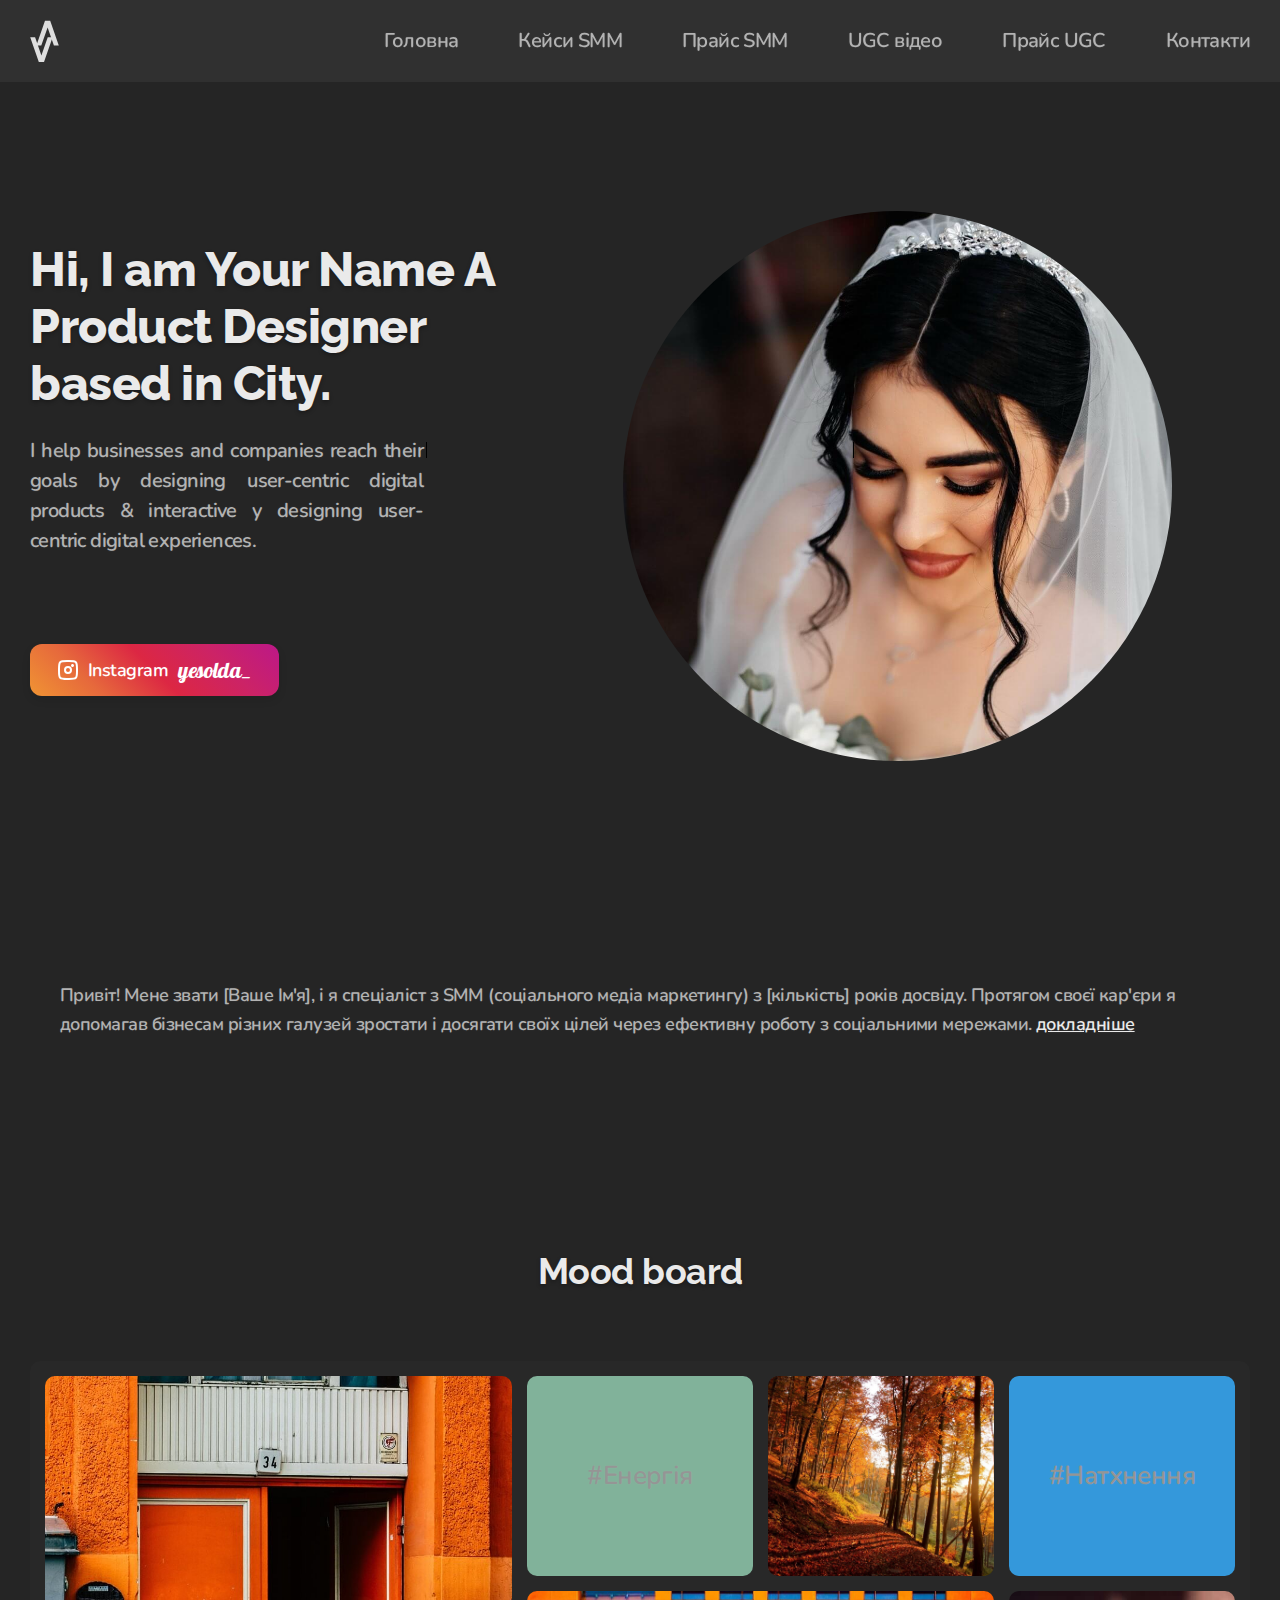
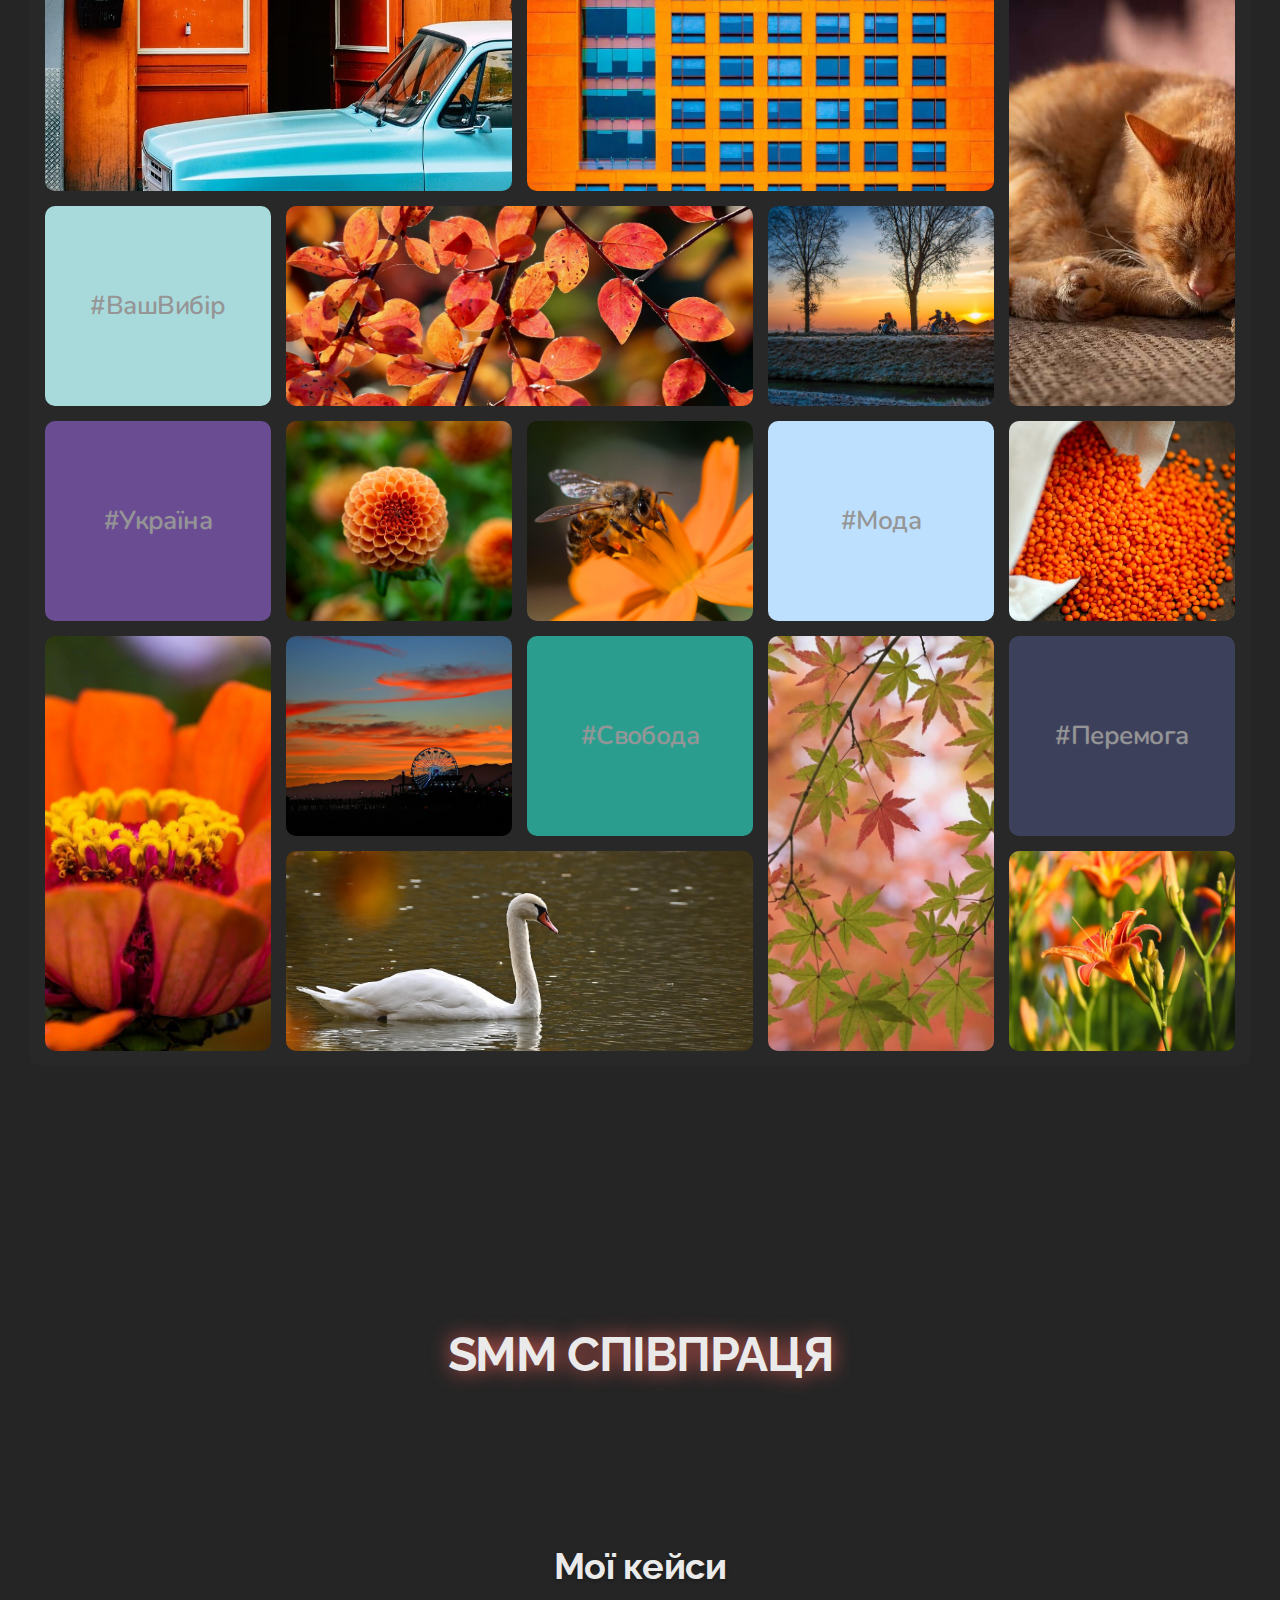
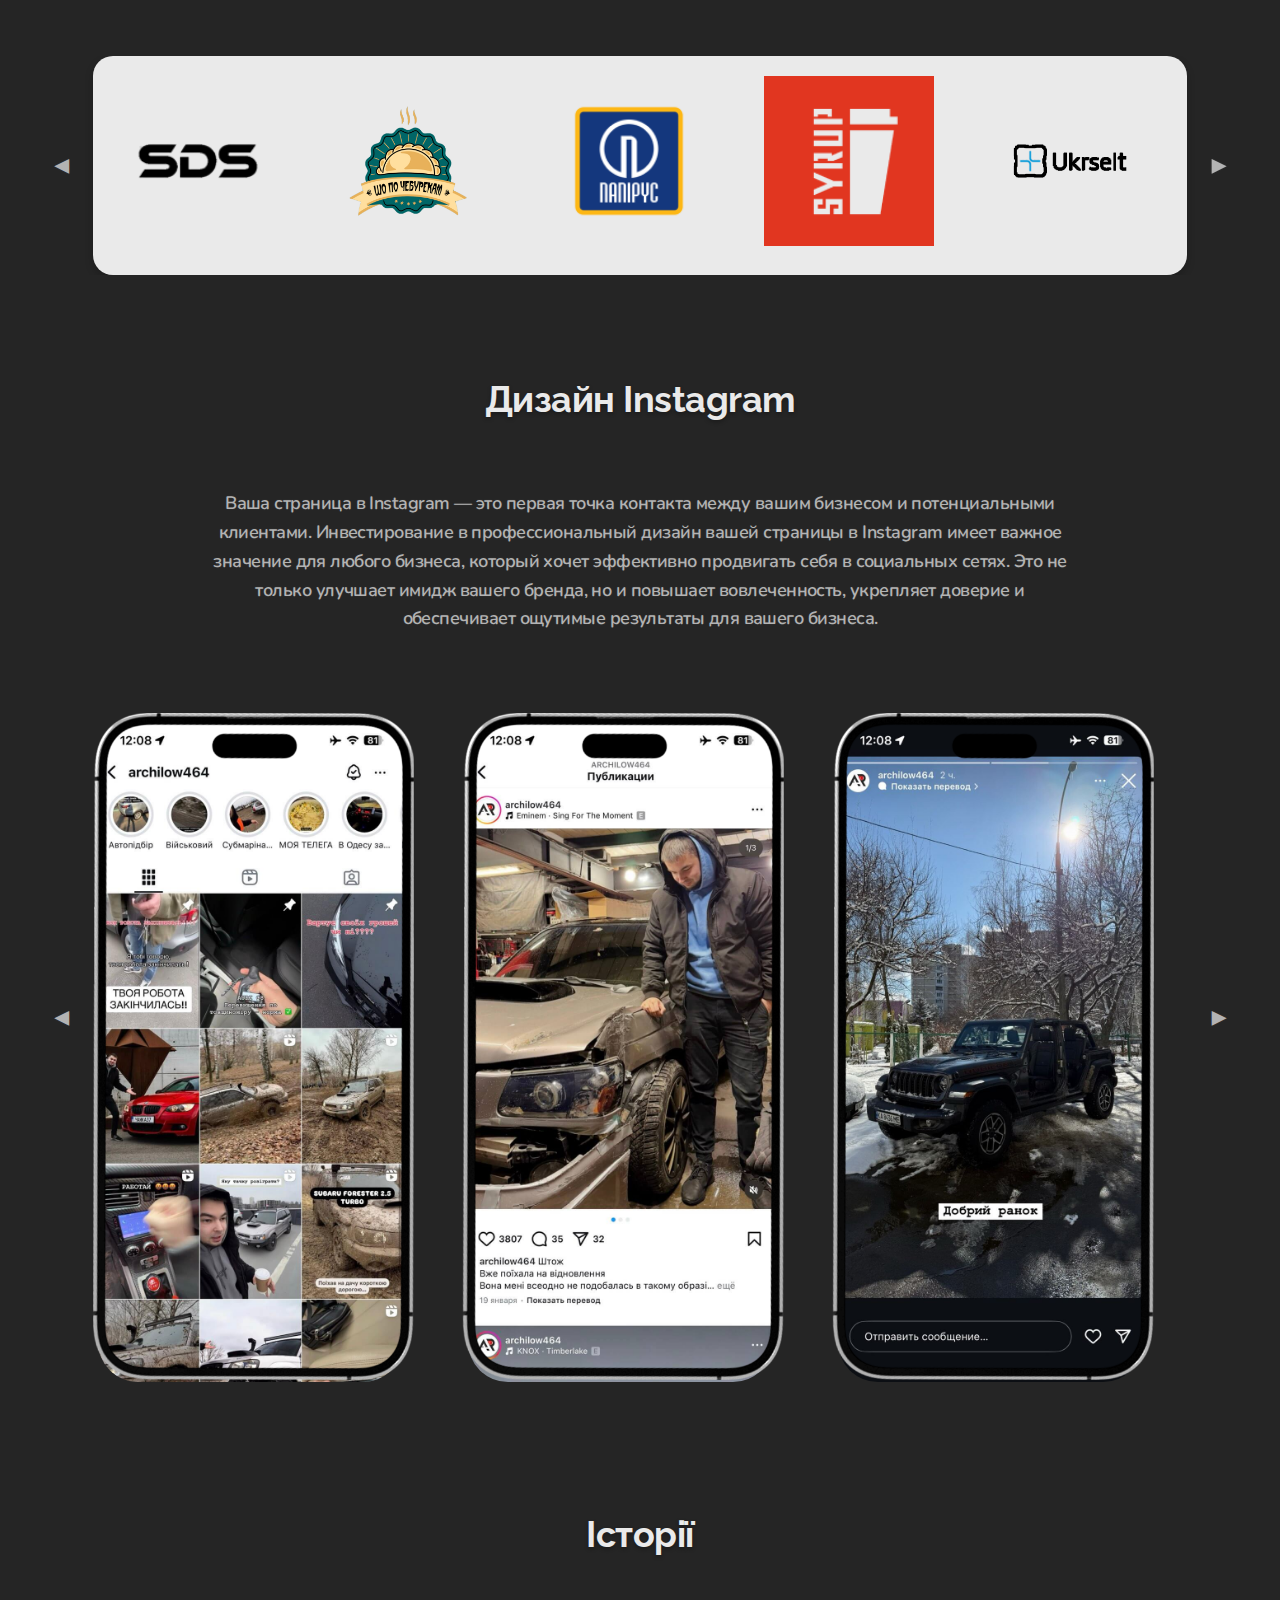
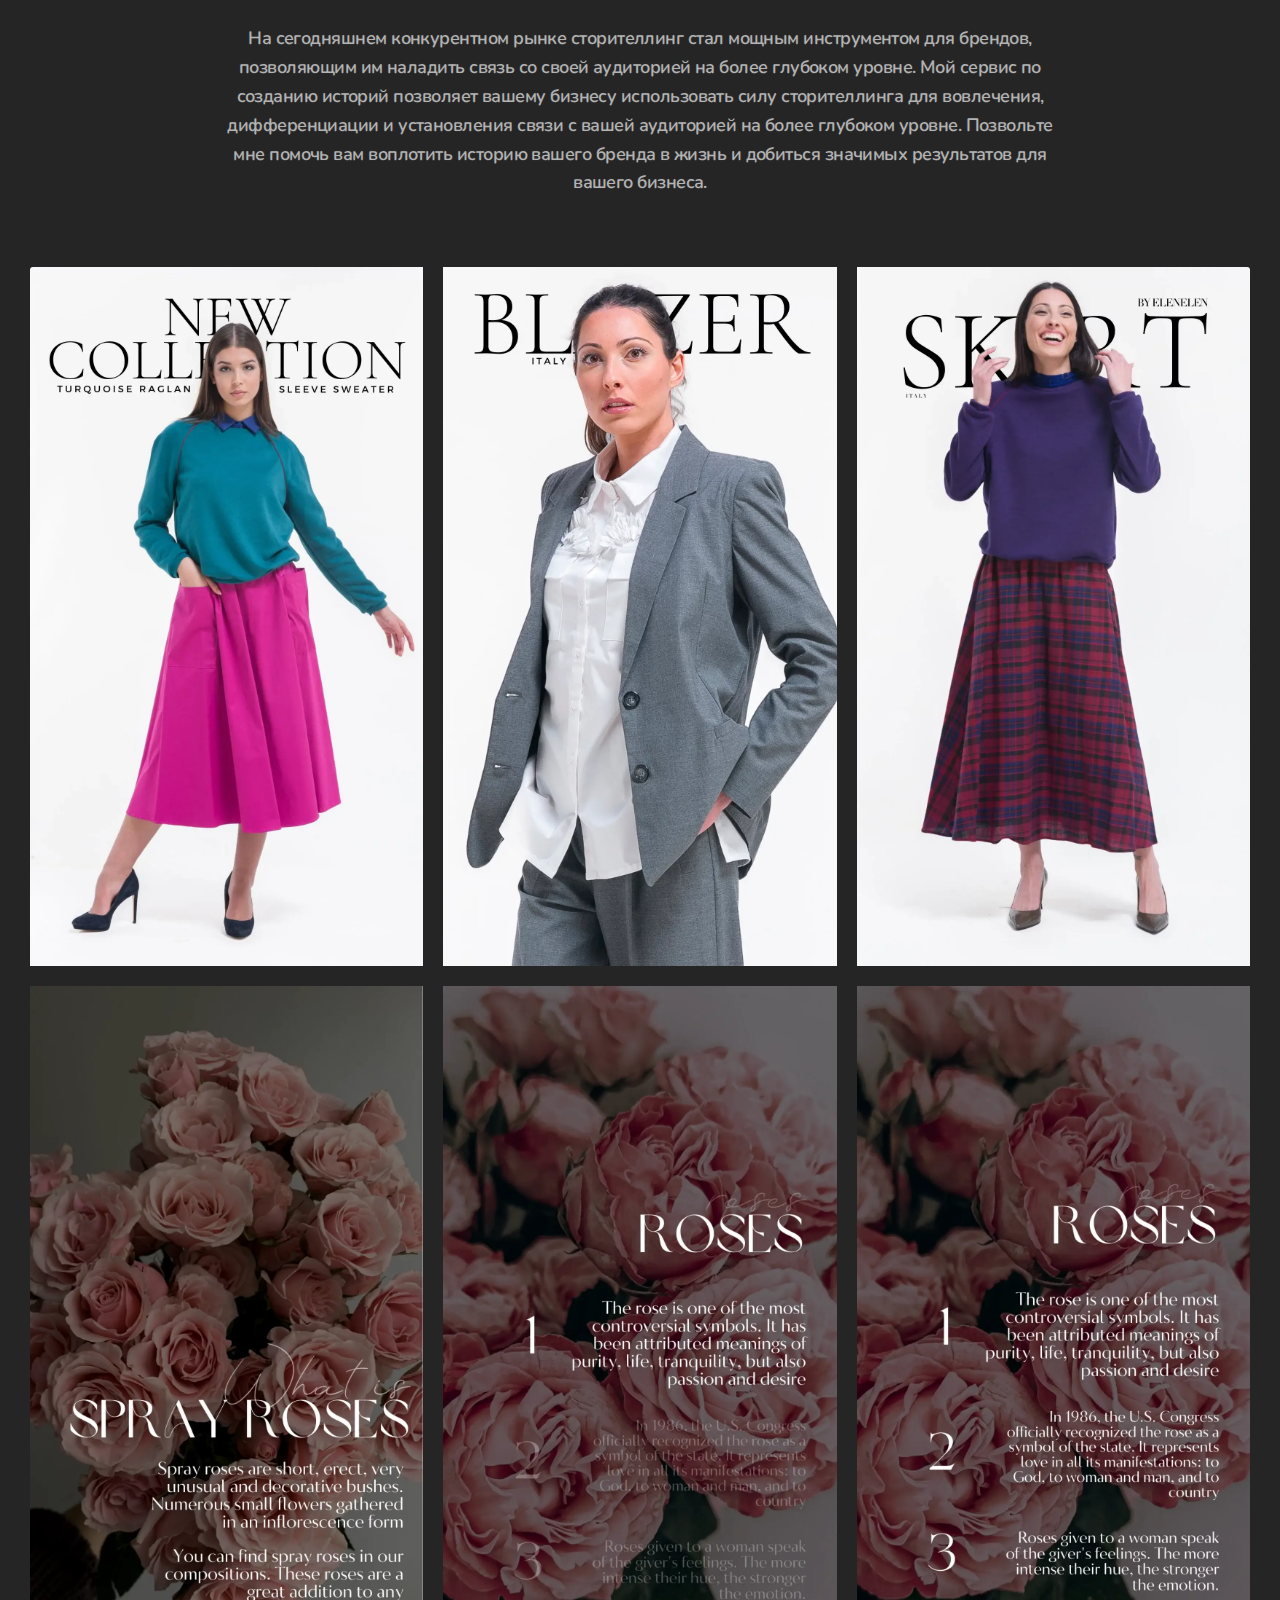
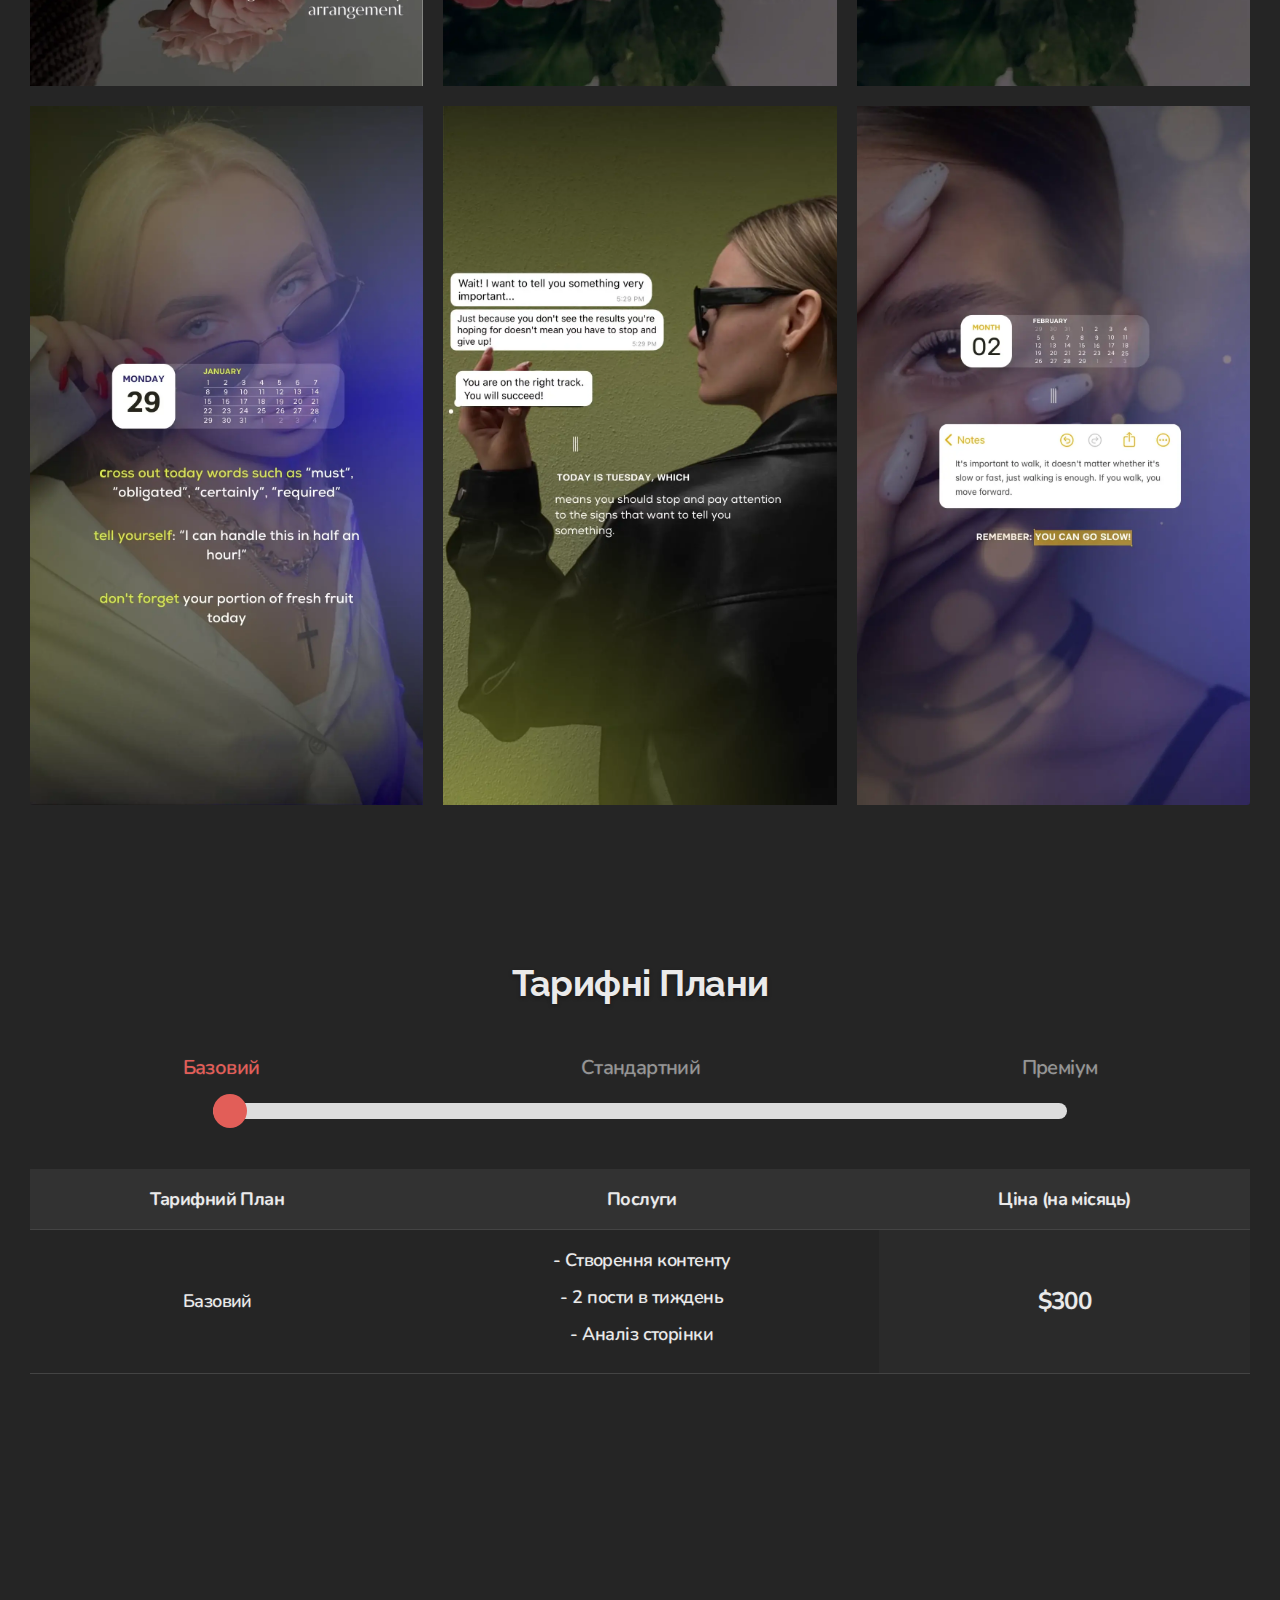
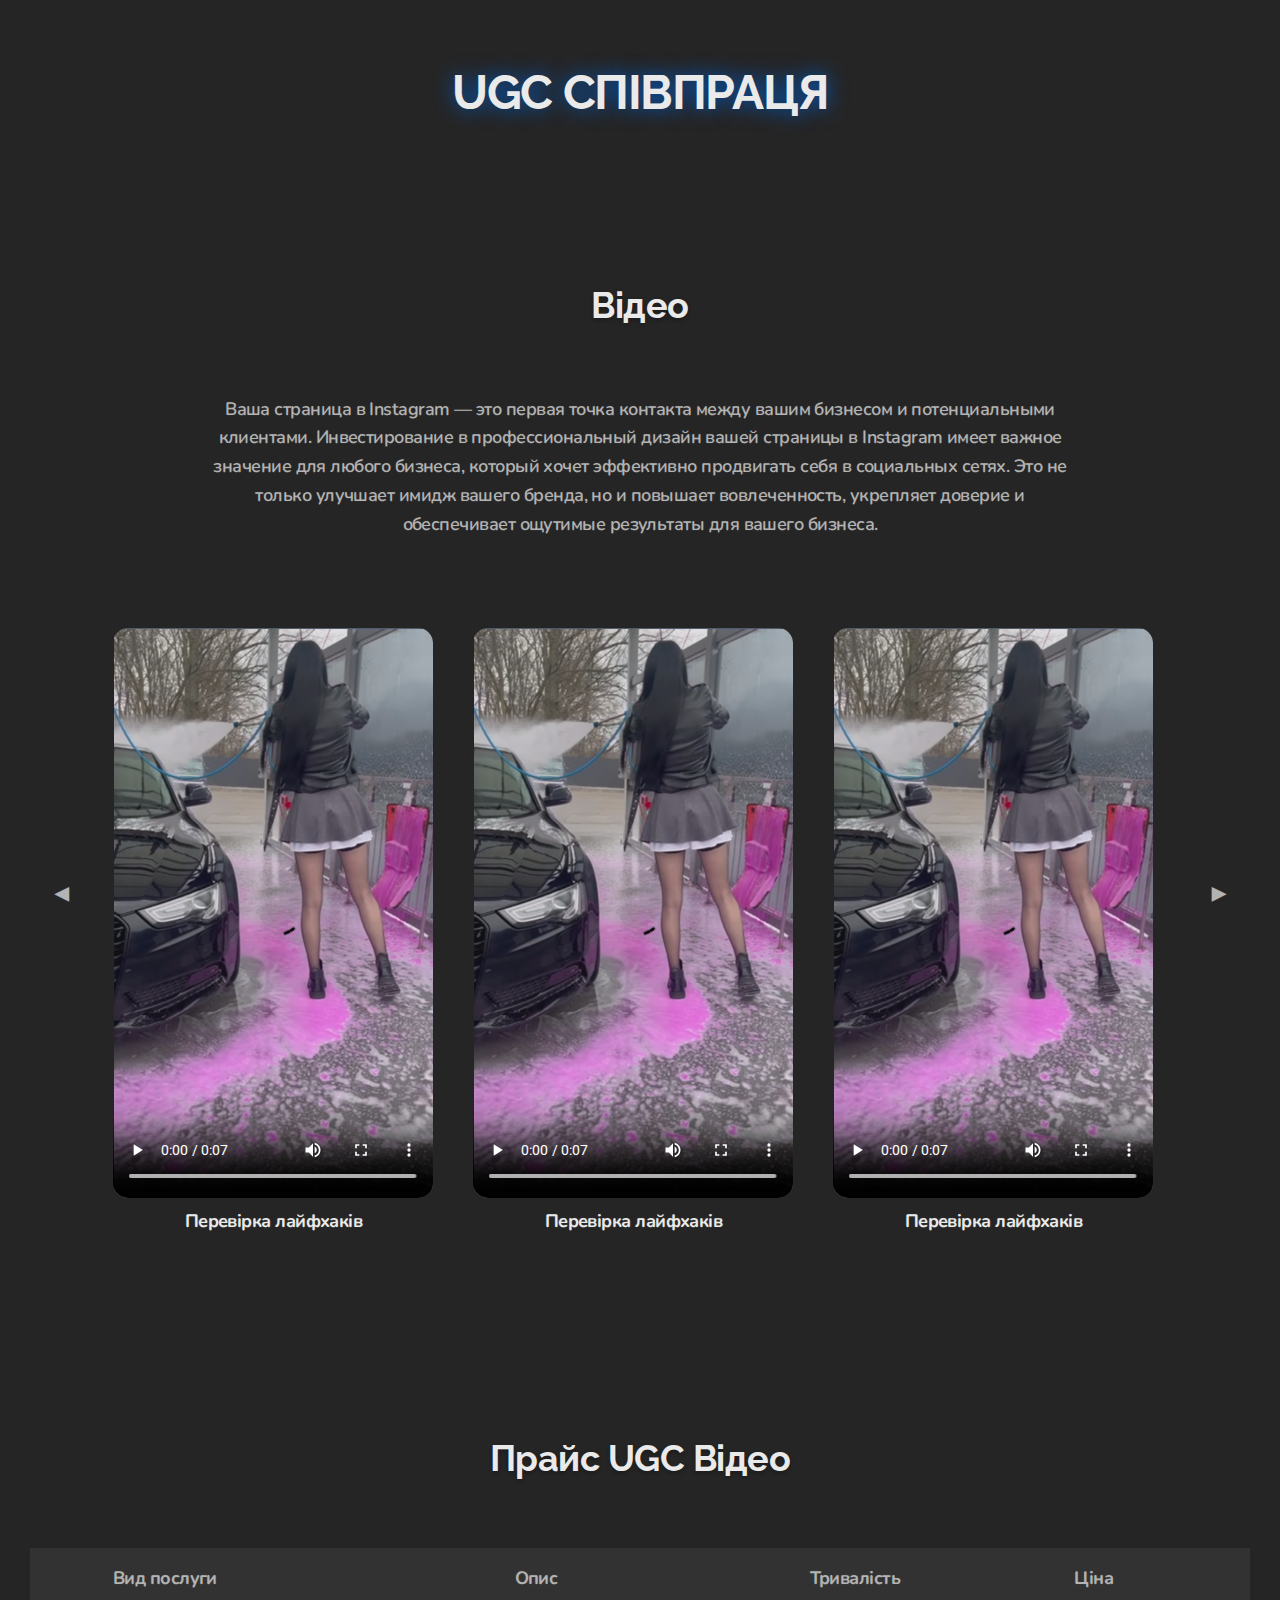
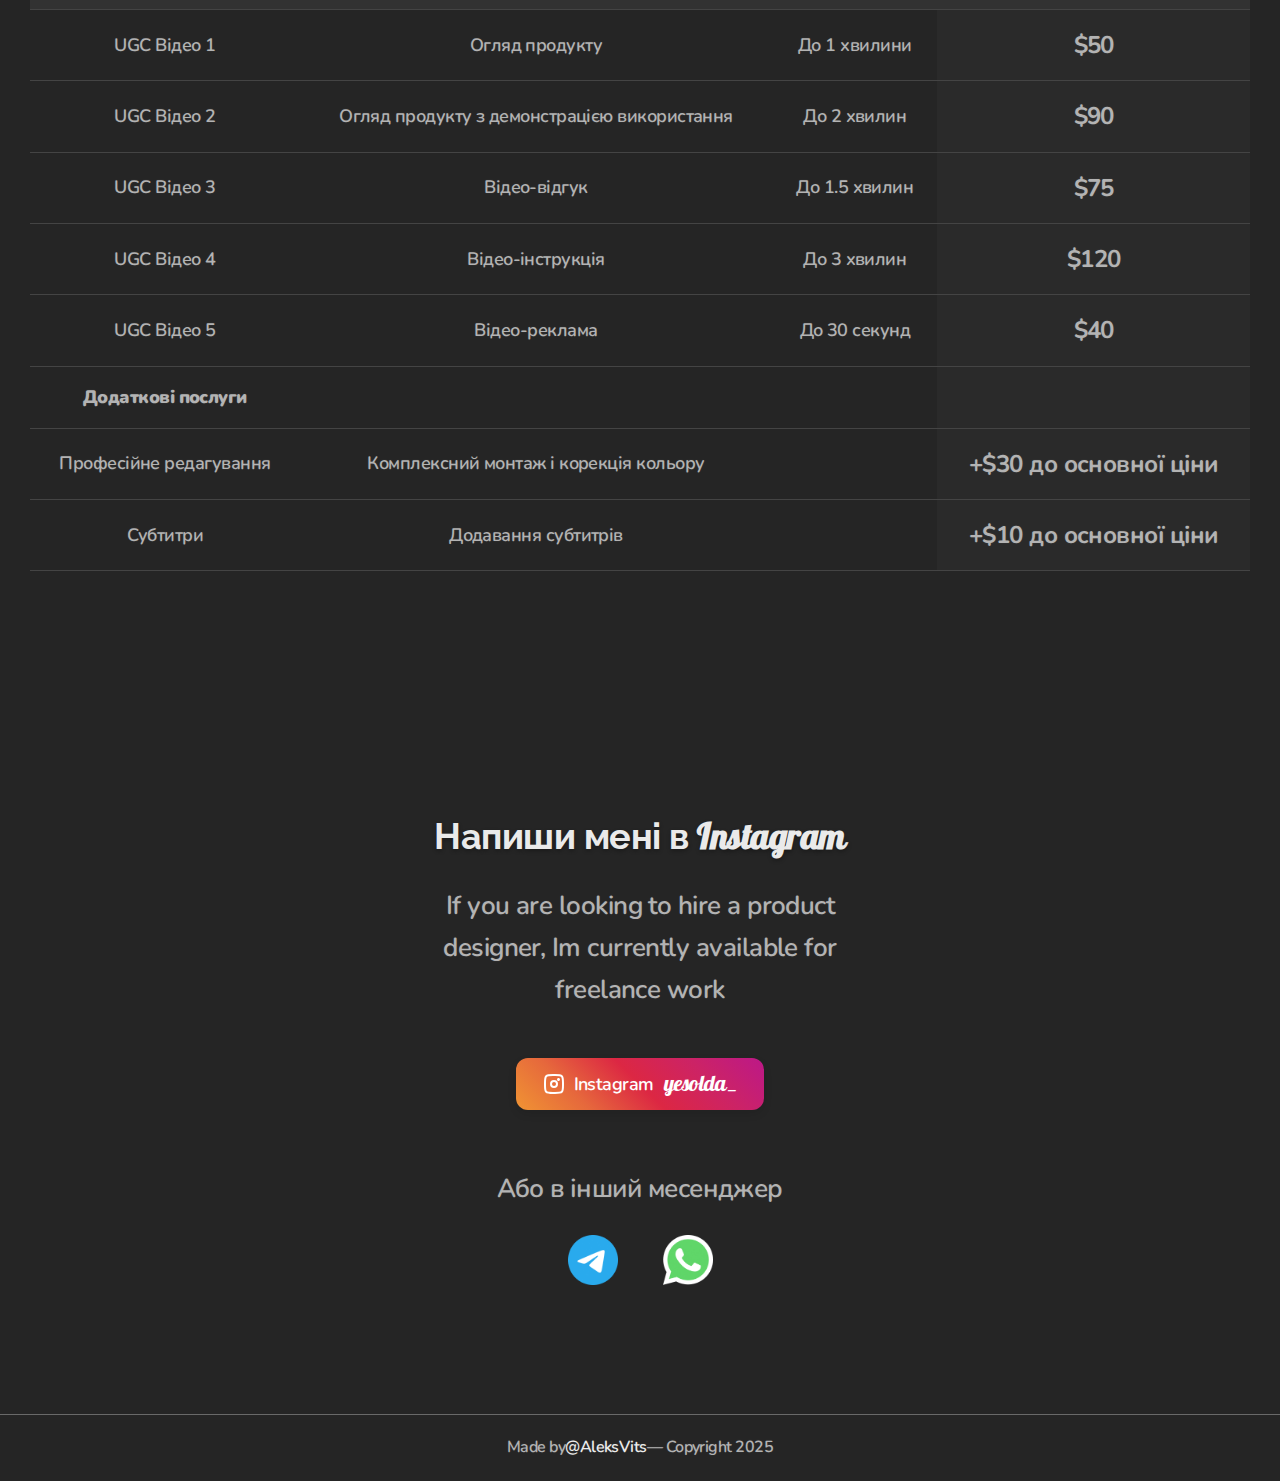
<file: index.html>
<!DOCTYPE html>
<html lang="en">
<head>
  <meta charset="UTF-8">
  <meta name="viewport" content="width=device-width, initial-scale=1.0">
  <link rel="stylesheet" href="globals.css">
  <link rel="stylesheet" href="style.css">
  <title>Portfolio Designer</title>
</head>
<body>

<header class="header">
  <div class="container">
    <a href="#" class="logo"><img src="images/logo.svg" alt="logo"></a>
      <nav class="header__nav">
        <a href="index.html" class="header__link">Головна</a>
        <a href="#CASE" class="header__link colorSMM">Кейси SMM</a>
        <a href="#PRISESMM" class="header__link colorSMM">Прайс SMM</a>
        <a href="#VIDEO" class="header__link colorUGC">UGC відео</a>
        <a href="#PRISEUGC" class="header__link colorUGC">Прайс UGC</a>
        <a href="#CONTACT" class="header__link">Контакти</a>
      </nav>

      <button class="burger-menu" type="button">
        <img class="burger-menu_icon" src="images/burger.svg">
      </button>
  </div>
</header>

<main class="main">
  <section class="welcome">
    <div class="container main__container">
      <div class="welcome__desc">
        <h1>Hi, I am Your Name
          A Product Designer 
          based in City.</h1>
        <p class="welcome__text">I help businesses and companies reach 
          their goals by designing user-centric digital 
          products & interactive y designing user-centric digital experiences.</p>
          <a class="btn walcome__btn" href="https://www.instagram.com/yesolda_?igsh=MTk1dXV2dTNkMDhmMw==" target="_blank">Instagram <strong class="strong-inst">yesolda_</strong></a>
      </div>
        <img src="images/me.jpg" alt="Me" class="welcome__img">
    </div>
  </section>

  <section class="works">
    <div class="container">
      <p class="workText">Привіт! Мене звати [Ваше Ім'я], і я спеціаліст з SMM (соціального медіа маркетингу) з [кількість] років досвіду. Протягом своєї кар'єри я допомагав бізнесам різних галузей зростати і досягати своїх цілей через ефективну роботу з соціальними мережами. <button class="accordion-button" id="accordionButton" onclick="toggleAccordion()">докладніше</button></p>
      <div class="accordion-content" id="accordion">
        <h3>Мої навички та досвід:</h3>
          <ul>
              <li><strong>Стратегія соціальних медіа: </strong> Розробка індивідуальних стратегій для кожної платформи з урахуванням цільової аудиторії та бізнес-цілей.</li>
              <li><strong>Контент-маркетинг:</strong> Створення якісного та захоплюючого контенту, який привертає увагу та підтримує взаємодію з аудиторією.</li>
              <li><strong>Аналіз та звітність:</strong> Використання аналітичних інструментів для моніторингу ефективності кампаній і оптимізації контенту.</li>
              <li><strong>Реклама в соціальних мережах:</strong> Запуск таргетованих рекламних кампаній для досягнення максимальних результатів.</li>
              <li><strong>Взаємодія з аудиторією:</strong> Управління спільнотами, модерація коментарів та побудова довірливих відносин з клієнтами.</li>
          </ul>
          <h3>Чому обирають мене:</h3>
          <ul>
              <li><strong>Креативність:</strong> Я завжди намагаюся знайти нові та інноваційні підходи до вирішення маркетингових завдань.</li>
              <li><strong>Комунікація:</strong> Відкритий до спілкування та співпраці, я завжди на зв'язку, щоб відповідати на питання та надавати підтримку.</li>
              <li><strong>Результати:</strong> Мій досвід і знання допомогли багатьом компаніям збільшити свою присутність у соціальних мережах і підвищити залученість аудиторії.</li>
          </ul>
          <p>Якщо вам потрібен надійний і професійний спеціаліст з SMM, я готовий допомогти вашому бізнесу досягти нових висот! Давайте обговоримо ваші цілі та як ми можемо разом їх реалізувати.</p>
      </div>
      </div>
    </div>
  </section>

  <section class="visual">
    <div class="container">
      <h2 class="visual__h2">Mood board</h2>
      <div class="visual__wrapper" id="visualWrapper">
        <img class="visual__img visual__img--large" src="images/photo for Mood Bord/automobile-5128760_1280.jpg">
        <div class="visual__text-block visual__text--medium">#Енергія</div>
        <img class="visual__img tallBig mediumSmall" src="images/photo for Mood Bord/autumn-6690466_1280.jpg">
        <div class="visual__text-block">#Натхнення</div>
        <img class="visual__img visual__img--medium" src="images/photo for Mood Bord/building-5676506_1280.jpg">
        <img class="visual__img visual__img--tall largeSmall" src="images/photo for Mood Bord/cat-9389500_1280.jpg">
        <div class="visual__text-block mediumMedium">#ВашВибір</div>
        <img class="visual__img visual__img--medium" src="images/photo for Mood Bord/cotoneaster-9246059_1280.jpg">
        <img class="visual__img" src="images/photo for Mood Bord/cycling-9394894_1280.jpg">
        <div class="visual__text-block">#Україна</div>
        <img class="visual__img" src="images/photo for Mood Bord/flower-9221176_1280.jpg">
        <img class="visual__img" src="images/photo for Mood Bord/honeybee-9150104_1280.jpg">
        <div class="visual__text-block">#Мода</div>
        <img class="visual__img" src="images/photo for Mood Bord/lentils-7772450_1280.jpg">
        <img class="visual__img visual__img--tall" src="images/photo for Mood Bord/flower-9391281_1280.jpg">
        <img class="visual__img" src="images/photo for Mood Bord/losangeles-7754986_1280.jpg">
        <div class="visual__text-block">#Свобода</div>
        <img class="visual__img visual__img--tallNew" src="images/photo for Mood Bord/maple-6656343_1280.jpg">
        <div class="visual__text-block mediumBig">#Перемога</div>
        <img class="visual__img visual__img--medium2" src="images/photo for Mood Bord/mute-swan-9232607_1280.jpg">
        <img class="visual__img " src="images/photo for Mood Bord/flowers-8083979_1280.jpg">
      </div>
    </div>
  </section>

  <section class="Cases" id="CASE">
    <div class="container">
      <div class="Colorbord">
        <p class="smm_ugc-text smm">SMM співпраця</p>
      <h2 class="project__h2">Мої кейси</h2>
      <div class="case-wrapper">
        <button class="scroll-button-case left" id="case__scroll-left">&#9664;</button>
        <div class="case-container" id="case-container">
          <div class="case-item">
            <a href="" class="case_Link"><img class="caseImg" src="Img cases/brand4.png"></a>
          </div>
          <div class="case-item">
            <a href="" class="case_Link"><img class="caseImg" src="Img cases/brand2.png"></a>>
          </div>
          <div class="case-item">
            <a href="" class="case_Link"><img class="caseImg" src="Img cases/brand3.png"></a>>
          </div>
          <div class="case-item">
            <a href="" class="case_Link"><img class="caseImg" src="Img cases/brand1.png"></a>>
          </div>
          <div class="case-item">
            <a href="" class="case_Link"><img class="caseImg" src="Img cases/brand5.png"></a>>
          </div>
          <div class="case-item">
            <a href="" class="case_Link"><img class="caseImg" src="Img cases/brand6.png"></a>>
          </div>
          <div class="case-item">
            <a href="" class="case_Link"><img class="caseImg" src="Img cases/brand7.png"></a>>
          </div>
          <div class="case-item">
            <a href="" class="case_Link"><img class="caseImg" src="Img cases/brand8.png"></a>>
          </div>
        </div>
        <button class="scroll-button-case right" id="case__scroll-right">&#9654;</button>
      </div>
    </div>
  </div>
  </section>

  <section class="gridOll">
    <div class="container">
      <h2 class="project__h2">Дизайн Instagram</h2>
      <p class="stopies__text">
        Ваша страница в Instagram — это первая точка контакта между вашим бизнесом и потенциальными клиентами. Инвестирование в профессиональный дизайн вашей страницы в Instagram имеет важное значение для любого бизнеса, который хочет эффективно продвигать себя в социальных сетях. Это не только улучшает имидж вашего бренда, но и повышает вовлеченность, укрепляет доверие и обеспечивает ощутимые результаты для вашего бизнеса.
      </p>
          <div class="photo-wrapper">
            <button class="scroll-button left" id="scroll-left-photo">&#9664;</button>
            <div class="photo-container" id="photo-container">

              <div class="photo-item">
                <img src="images/inst wisual/1.jpeg" class="photo-img">
                <img class="photo-iphone" src="images/iphone.png">
              </div>
              <div class="photo-item">
                <img src="images/inst wisual/2.jpeg" class="photo-img">
                <img class="photo-iphone" src="images/iphone.png">
              </div>
              <div class="photo-item stac">
                <img src="images/inst wisual/3.jpeg" class="photo-img">
                <img class="photo-iphone" src="images/iphone.png">
              </div>

              <div class="photo-item">
                <img src="images/inst wisual/a1.jpeg" class="photo-img">
                <img class="photo-iphone" src="images/iphone.png">
              </div>
              <div class="photo-item">
                <img src="images/inst wisual/a2.jpeg" class="photo-img">
                <img class="photo-iphone" src="images/iphone.png">
              </div>
              <div class="photo-item stac">
                <img src="images/inst wisual/a3.jpeg" class="photo-img">
                <img class="photo-iphone" src="images/iphone.png">
              </div>

              <div class="photo-item">
                <img src="images/inst wisual/1.jpeg" class="photo-img">
                <img class="photo-iphone" src="images/iphone.png">
              </div>
              <div class="photo-item">
                <img src="images/inst wisual/2.jpeg" class="photo-img">
                <img class="photo-iphone" src="images/iphone.png">
              </div>
              <div class="photo-item stac">
                <img src="images/inst wisual/3.jpeg" class="photo-img">
                <img class="photo-iphone" src="images/iphone.png">
              </div>

              <div class="photo-item">
                <img src="images/inst wisual/a1.jpeg" class="photo-img">
                <img class="photo-iphone" src="images/iphone.png">
              </div>
              <div class="photo-item">
                <img src="images/inst wisual/a2.jpeg" class="photo-img">
                <img class="photo-iphone" src="images/iphone.png">
              </div>
              <div class="photo-item stac">
                <img src="images/inst wisual/a3.jpeg" class="photo-img">
                <img class="photo-iphone" src="images/iphone.png">
              </div>

              <div class="photo-item">
                <img src="images/inst wisual/1.jpeg" class="photo-img">
                <img class="photo-iphone" src="images/iphone.png">
              </div>
              <div class="photo-item">
                <img src="images/inst wisual/2.jpeg" class="photo-img">
                <img class="photo-iphone" src="images/iphone.png">
              </div>
              <div class="photo-item stac">
                <img src="images/inst wisual/3.jpeg" class="photo-img">
                <img class="photo-iphone" src="images/iphone.png">
              </div>

              <div class="photo-item">
                <img src="images/inst wisual/a1.jpeg" class="photo-img">
                <img class="photo-iphone" src="images/iphone.png">
              </div>
              <div class="photo-item">
                <img src="images/inst wisual/a2.jpeg" class="photo-img">
                <img class="photo-iphone" src="images/iphone.png">
              </div>
              <div class="photo-item stac">
                <img src="images/inst wisual/a3.jpeg" class="photo-img">
                <img class="photo-iphone" src="images/iphone.png">
              </div>

              <div class="photo-item">
                <img src="images/inst wisual/1.jpeg" class="photo-img">
                <img class="photo-iphone" src="images/iphone.png">
              </div>
              <div class="photo-item">
                <img src="images/inst wisual/2.jpeg" class="photo-img">
                <img class="photo-iphone" src="images/iphone.png">
              </div>
              <div class="photo-item stac">
                <img src="images/inst wisual/3.jpeg" class="photo-img">
                <img class="photo-iphone" src="images/iphone.png">
              </div>

              <div class="photo-item">
                <img src="images/inst wisual/a1.jpeg" class="photo-img">
                <img class="photo-iphone" src="images/iphone.png">
              </div>
              <div class="photo-item">
                <img src="images/inst wisual/a2.jpeg" class="photo-img">
                <img class="photo-iphone" src="images/iphone.png">
              </div>
              <div class="photo-item stac">
                <img src="images/inst wisual/a3.jpeg" class="photo-img">
                <img class="photo-iphone" src="images/iphone.png">
              </div>

              <div class="photo-item">
                <img src="images/inst wisual/1.jpeg" class="photo-img">
                <img class="photo-iphone" src="images/iphone.png">
              </div>
              <div class="photo-item">
                <img src="images/inst wisual/2.jpeg" class="photo-img">
                <img class="photo-iphone" src="images/iphone.png">
              </div>
              <div class="photo-item stac">
                <img src="images/inst wisual/3.jpeg" class="photo-img">
                <img class="photo-iphone" src="images/iphone.png">
              </div>

              <div class="photo-item">
                <img src="images/inst wisual/a1.jpeg" class="photo-img">
                <img class="photo-iphone" src="images/iphone.png">
              </div>
              <div class="photo-item">
                <img src="images/inst wisual/a2.jpeg" class="photo-img">
                <img class="photo-iphone" src="images/iphone.png">
              </div>
              <div class="photo-item">
                <img src="images/inst wisual/a3.jpeg" class="photo-img">
                <img class="photo-iphone" src="images/iphone.png">
              </div>

            </div>
            <button class="scroll-button right" id="scroll-right-photo">&#9654;</button>
          </div>
          <div class="arrow-right">
            <img src="images/ArrowRighr.svg" alt="Гортай далі ->">
            <p>Гортай далі</p>
          </div>
    


      <h2 class="project__h2">Історії</h2>
      <p class="stopies__text">
        На сегодняшнем конкурентном рынке сторителлинг стал мощным инструментом для брендов, позволяющим им наладить связь со своей аудиторией на более глубоком уровне. Мой сервис по созданию историй позволяет вашему бизнесу использовать силу сторителлинга для вовлечения, дифференциации и установления связи с вашей аудиторией на более глубоком уровне. Позвольте мне помочь вам воплотить историю вашего бренда в жизнь и добиться значимых результатов для вашего бизнеса.
      </p>
      <div class="grids">
        <div class="gridLogo">
          <img class="gridImg-stopies" src="images/inst storis/11.webp">
          <img class="gridImg-stopies" src="images/inst storis/22.webp">
          <img class="gridImg-stopies" src="images/inst storis/33.webp">
          <img class="gridImg-stopies" src="images/inst storis/1.webp">
          <img class="gridImg-stopies" src="images/inst storis/2.1.webp">
          <img class="gridImg-stopies" src="images/inst storis/3.webp">
          <img class="gridImg-stopies" src="images/inst storis/13.webp">
          <img class="gridImg-stopies" src="images/inst storis/14.webp">
          <img class="gridImg-stopies" src="images/inst storis/16.webp">
        </div>
      </div>
    </div>
  </section>


  <section class="pricing" id="PRISESMM">
    <div class="container">
      <h2>Тарифні Плани</h2>
      <div class="nameTarifs">
      <p class="tarif" id="basicLabel">Базовий</p>
      <p class="tarif" id="standardLabel">Стандартний</p>
      <p class="tarif" id="premiumLabel">Преміум
      </div>
      <input type="range" id="planSlider" min="0" max="2" step="1" value="0">
      <div class="pricing-table-wrapper">
        <div class="pricing-table" id="pricingTable">
          <!-- Базовый план по умолчанию -->
          <table>
            <thead>
              <tr>
                <th>Тарифний План</th>
                <th>Послуги</th>
                <th>Ціна (на місяць)</th>
              </tr>
            </thead>
            <tbody>
              <tr>
                <td>Базовий</td>
                <td>
                  <ul>
                    <li>Створення контенту <br></li>
                    <li>2 пости в тиждень <br></li>
                    <li>Аналіз сторінки <br></li>
                  </ul>
                </td>
                <td>$300</td>
              </tr>
            </tbody>
          </table>
        </div>
    </div>
    </div>
  </section>
</div>

<div class="Colorbord">
  <h2 class="smm_ugc-text ugc">UGC співпраця</h2>

  <section class="Projects" id="VIDEO">
    <div class="container">
      <h2 class="project__h2">Відео</h2>
      <p class="stopies__text">
        Ваша страница в Instagram — это первая точка контакта между вашим бизнесом и 
        потенциальными клиентами. Инвестирование в профессиональный дизайн вашей страницы в 
        Instagram имеет важное значение для любого бизнеса, который хочет эффективно продвигать 
        себя в социальных сетях. Это не только улучшает имидж вашего бренда, но и повышает 
        вовлеченность, укрепляет доверие и обеспечивает ощутимые результаты для вашего бизнеса.
      </p>
      <div class="video-wrapper">
        <button class="scroll-button left" id="scroll-left">&#9664;</button>
        <div class="video-container" id="video-container">
          <div class="video-item">
            <video class="vid" loop controls playsinline preload="auto" poster="video/kadr.jpg" id="video1">
              <source src="video/test.mp4" type="video/mp4">
            </video>
            <h4 class="nameVideo">Перевірка лайфхаків</h4>  
          </div>
          <div class="video-item">
            <video class="vid" loop controls playsinline preload="auto" poster="video/kadr.jpg" id="video1">
              <source src="video/test.mp4" type="video/mp4">
            </video>
            <h4 class="nameVideo">Перевірка лайфхаків</h4>  
          </div>
          <div class="video-item">
            <video class="vid" loop controls playsinline preload="auto" poster="video/kadr.jpg" id="video1">
              <source src="video/test.mp4" type="video/mp4">
            </video>
            <h4 class="nameVideo">Перевірка лайфхаків</h4>  
          </div>
          <div class="video-item">
            <video class="vid" loop controls playsinline preload="auto" poster="video/kadr.jpg" id="video1">
              <source src="video/test.mp4" type="video/mp4">
            </video>
            <h4 class="nameVideo">Перевірка лайфхаків</h4>  
          </div>
          <div class="video-item">
            <video class="vid" loop controls playsinline preload="auto" poster="video/kadr.jpg" id="video1">
              <source src="video/test.mp4" type="video/mp4">
            </video>
            <h4 class="nameVideo">Перевірка лайфхаків</h4>  
          </div>
        </div>
        <button class="scroll-button right" id="scroll-right">&#9654;</button>
      </div>
      <div class="arrow-right">
        <img src="images/ArrowRighr.svg" alt="Гортай далі ->">
        <p>Гортай далі</p>
      </div>

<h2 class="visual__h2" id="PRISEUGC">Прайс UGC Відео</h2>

<div class="pricing-table-wrapper">
  <div class="pricing-table" id="pricingTable">
    <!-- Прайс UGC Відео -->
    <table>
      <thead>
        <tr>
          <th>Вид послуги</th>
          <th>Опис</th>
          <th>Тривалість</th>
          <th>Ціна</th>
        </tr>
      </thead>
      <tbody>
        <tr>
          <td>UGC Відео 1</td>
          <td>Огляд продукту</td>
          <td>До 1 хвилини</td>
          <td>$50</td>
        </tr>
        <tr>
          <td>UGC Відео 2</td>
          <td>Огляд продукту з демонстрацією використання</td>
          <td>До 2 хвилин</td>
          <td>$90</td>
        </tr>
        <tr>
          <td>UGC Відео 3</td>
          <td>Відео-відгук</td>
          <td>До 1.5 хвилин</td>
          <td>$75</td>
        </tr>
        <tr>
          <td>UGC Відео 4</td>
          <td>Відео-інструкція</td>
          <td>До 3 хвилин</td>
          <td>$120</td>
        </tr>
        <tr>
          <td>UGC Відео 5</td>
          <td>Відео-реклама</td>
          <td>До 30 секунд</td>
          <td>$40</td>
        </tr>
        <tr>
          <td><strong>Додаткові послуги</strong></td>
          <td></td>
          <td></td>
          <td></td>
        </tr>
        <tr>
          <td>Професійне редагування</td>
          <td>Комплексний монтаж і корекція кольору</td>
          <td></td>
          <td>+$30 до основної ціни</td>
        </tr>
        <tr>
          <td>Субтитри</td>
          <td>Додавання субтитрів</td>
          <td></td>
          <td>+$10 до основної ціни</td>
        </tr>
      </tbody>
    </table>
  </div>
</div>
    </div>
  </section>
</div>

  <section class="contact" id="CONTACT">
    <div class="container contact__container">
      <h2 class="contact__h2">Напиши мені в <strong class="inst">Instagram</strong></h2>
      <p class="contact__text">If you are looking to hire a product designer, Im currently available for freelance work</p>
      <a class="btn contact__btn" href="https://www.instagram.com/yesolda_?igsh=MTk1dXV2dTNkMDhmMw==" target="_blank">Instagram <strong class="strong-inst">yesolda_</strong></a>
      <p class="contact__text2">Або в інший месенджер</p>
      <div class="links">
        <a href="" class="footer__link"><img src="images/logos_telegram.png" class="footer__img"></a>
        <a href="" class="footer__link"><img src="images/logos_whatsapp-icon.png" class="footer__img"></a>
      </div>
    </div>
  </section>
</main>

<footer class="footer">
  <div class="copirite">Made by<span><a href="https://t.me/AleksVits">@AleksVits</a></span> — Copyright 2025</div>
</footer>

<script src="script.js"></script>
</body>
</html>
</file>
<file: globals.css>
*,
*::after,
*::before {
  box-sizing: border-box;
}

body {
  margin: 0;
}

h1,
h2,
h3,
h4,
h5,
h6,
p,
ul,
ol,
li {
  margin: 0;
  padding: 0;
}

a {
  color: inherit;
  text-decoration: none;
}

button,
input {
  color: currentColor;
  font-family: inherit;
  font-size: inherit;
}

ul,
ol {
  list-style: none;
}

.visually-hidden {
  position: absolute;
  inline-size: 1px;
  block-size: 1px;
  overflow: hidden;
  clip: rect(0 0 0 0);
  clip-path: inset(50%);
  white-space: nowrap;
}

button {
  all: unset;
  display: inline-block; /* Если нужно управлять размерами */
  cursor: pointer; /* Чтобы кнопка выглядела кликабельной */
}
</file>
<file: style.css>
@import url('https://fonts.googleapis.com/css2?family=Lobster&display=swap');
@import url('https://fonts.googleapis.com/css2?family=Lora:ital,wght@0,400..700;1,400..700&family=Nunito:ital,wght@0,200..1000;1,200..1000&family=Pacifico&family=Playfair+Display:ital,wght@0,400..900;1,400..900&family=Raleway:ital,wght@0,100..900;1,100..900&family=Roboto:ital,wght@0,100..900;1,100..900&display=swap');

html{
  scroll-behavior: smooth;
}

body{
  font-family: "Nunito";
  background-color: #252525;
  color: #B3B3B3;
  font-weight: 600;
  font-size: 18px;
  line-height: 1.6;
  letter-spacing: -0.03em;
  text-shadow: 0 0 2px rgba(255, 255, 255, 0.1);
}

h1,
h2,
h3{
  font-family: "Raleway";
  text-shadow: 0 2px 4px rgba(0, 0, 0, 0.3);
}

img{
  max-width: 100%;
}

.Colorbord {
  text-align: center;
}

.smm{
  text-shadow: 0 0 20px #E25E58;
  transition: all 0.3s ease;
}
.ugc{
  text-shadow: 0 0 20px #005FCC;
  transition: all 0.3s ease;
}

.smm:hover{
  transform: scale(1.2); /* Эффект при наведении */
  
}
.ugc:hover{
  transform: scale(1.2); /* Эффект при наведении */
}

.smm_ugc-text{
  font-family: "Raleway";
  font-weight: 700;
  font-size: 48px;
  letter-spacing: -0.03em;
  color: #EAEAEA;
  display: inline-block;
  margin: 250px auto 50px;
  text-transform: uppercase;
}

.container{
  max-width: 1250px;
  margin: 0 auto;
  padding: 0 15px;
}

.header {
  background-color: rgba(50, 50, 50, 0.85);
  backdrop-filter: blur(10px);
  font-weight: 700;
  font-size: 18px;
  letter-spacing: -0.03em;
  padding: 20px 0;
  width: 100%;
}

.header .container{
  display: flex;
  justify-content: space-between;
  align-items: center;
}

.logo {
  font-weight: 800;
  font-size: 20px;
  letter-spacing: -0.03em;
  display: flex;
  align-items: center;
  gap: 10px;
}

.header__nav {
  font-weight: 700;
  font-size: 18px;
  letter-spacing: -0.03em;
  display: flex;
  gap: 60px;
}

.header__link {
  text-decoration: none;
  display: flex;
  align-items: center;
  font-weight: 600;
  font-size: 20px;
  line-height: 1.5;
  letter-spacing: -0.03em;
  transition: all 0.3s ease;
  
}
.header__link:hover {
  transform: scale(1.2); /* Эффект при наведении */
}

.colorSMM:hover{
  color: #E25E58;
}
.colorUGC:hover{
  color: #005FCC;
}

.burger-menu {
  display: none;
}

/* Велком */
.main {
  margin-top: 129px;
}

.main__container{
  display: flex;
  justify-content: space-between;
}

h1{
  width: 500px;
  font-weight: 800;
  font-size: 48px;
  line-height: 1.19;
  letter-spacing: -0.01em;
  color: #EAEAEA;
  padding-top: 30px;
  text-shadow: 0 2px 4px rgba(0, 0, 0, 0.3);
}

.welcome__text {
  font-weight: 600;
  font-size: 20px;
  line-height: 1.5;
  letter-spacing: -0.03em;  
  width: 393px;
  margin-top: 24px;
  margin-bottom: 88px;
  text-align: justify;
}

.btn {
  background: #9d9d9d;
  color: #fff;
  display: inline-flex;
  align-items: center;
  padding: 16px 28px;
  font-size: 18px;
  line-height: 0.25;
  gap: 10px;
  background: linear-gradient(45deg, #F09433 0%, #E6683C 25%, #DC2743 50%, #CC2366 75%, #BC1888 100%);
  color: white;
  border-radius: 12px;
  box-shadow: 0 4px 8px rgba(0, 0, 0, 0.1);
  transition: all 0.5s ease; /* Время и тип анимации */
}
.btn::before{
  content: url('images/inst.svg');
}
.btn:hover {
    transform: scale(1.1); /* Эффект при наведении */
}

.inst{
  font-family: "Lobster", serif;
}
.strong-inst{
  font-family: "Lobster", serif;
  font-weight: 400;
  font-style: normal;
  font-size: 22px;
}

.welcome__img {
  width: 550px;
  height: 550px;
  border-radius: 50%;
  margin-right: 93px;
  margin-left: 93px;
}


/* Скрол стрелка!!! */
/* Про мене */

.workText{
  margin-top: 220px;
  padding: 0 30px 0;
}

.accordion-content {
  font-size: 20px;
  max-height: 0;
  overflow: hidden;
  transition: max-height 0.5s ease-out;
  padding: 0 30px 30px;
}

.accordion-content.open {
  max-height: 1200px; /* Задай нужную высоту */
  transition: 1s;
}

.accordion-button {
  color: #EAEAEA;
  cursor: pointer;
  text-decoration: underline;
}

/* Загальні стилі для контейнера */
.accordion-content {
  background-color: #252525;
  color: #EAEAEA;
}

.accordion-content .container {
  max-width: 1250px;
  margin: 0 auto;
}

/* Стилі для заголовків */
.accordion-content h3 {
  font-weight: 700;
  color: #FFF;
}

.accordion-content h3 {
  font-size: 28px;
  margin-top: 30px;
  margin-bottom: 20px;
}

/* Стилі для текстових абзаців */
.accordion-content p {
  font-weight: 500;
  font-size: 18px;
  line-height: 1.6;
  margin-bottom: 20px;
}

/* Стилі для списків */
.accordion-content ul {
  list-style: none;
  padding-left: 0;
  margin-bottom: 20px;
}

.accordion-content ul li {
  font-weight: 500;
  font-size: 18px;
  line-height: 1.6;
  margin-bottom: 10px;
  padding-left: 20px;
  position: relative;
}

.accordion-content ul li::before {
  content: '•';
  color: #E25E58;
  position: absolute;
  left: 0;
  font-size: 24px;
  top: -7px;
}

/* Кейси */
/* Видео скрол*/
.case-wrapper {
  position: relative;
  display: flex;
  align-items: center;
  overflow: hidden; 
  object-fit: cover;
  object-position: center;
}

.case-container {
  display: flex;
  overflow-x: auto;
  scroll-behavior: smooth;
  width: 100%;
  scrollbar-width: none; 
  -ms-overflow-style: none; 
  background-color: #EAEAEA;
  box-shadow: 0px 4px 8px rgba(0,0,0,0.2);
  border-radius: 20px;
  object-fit: cover;
  object-position: center;
}

.case-container::-webkit-scrollbar {
  display: none; 
}

.case-item {
  flex: 0 0 auto;
  display: flex;
  justify-content: center;
  align-items: center;
  margin: 20px;
  color: #EAEAEA;
  position: relative;
}
.case-item:hover {
  box-shadow: 0 5px 15px rgba(0, 0, 0, 0.2);
  border-radius: 20px;
}

.caseImg{
  width: 170px;
  height: 170px;
}

.scroll-button-case {
  border: none;
  cursor: pointer;
  padding: 25px;
}

.stopies__text{
  text-align: center;
  width: 70%;
  margin: 0 auto 70px;
}

.grids{
  margin-top: 50px;
  overflow: hidden; /* Защита от выпадения элементов */
}

.gridLogo {
  display: grid;
  grid-template-columns: repeat(3, 1fr);
  gap: 20px;
  border-radius: 3px;
  overflow: hidden; /* Убираем "выпадение" картинок за границы */
}


.gridImg {
  width: 100%;
  height: 550px;
  object-fit: cover; /* Обеспечит красивое обрезание изображений */
  display: block; /* Убираем лишние отступы у inline-элементов */
}

.work__text{
  width: 100%;
  height: 100%;
  border-radius: 10px;
}

.case {
  color: #4e4e4e;
  box-sizing: border-box;
  margin: auto;
  background: #EAEAEA;
  padding: 20px;
  border-radius: 8px;
  box-shadow: 0 0 10px rgba(0,0,0,0.1);
  height: 100%;
  overflow-y: auto;
}
p.title {
  font-size: 1.5em;
  font-weight: bold;
}
p.subtitle {
  font-size: 1.2em;
  font-weight: bold;
  margin-top: 20px;
}

        /* Кастомізація прокрутки */
        .case::-webkit-scrollbar {
          width: 10px;
      }
      .case::-webkit-scrollbar-track {
          background: #f9f9f9;
          border-radius: 8px;
      }
      .case::-webkit-scrollbar-thumb {
          background: #888;
          border-radius: 8px;
      }
      .case::-webkit-scrollbar-thumb:hover {
          background: #555;
      }

/* Фото скрол*/

.photo-wrapper {
  position: relative;
  display: flex;
  align-items: center;
  overflow: hidden;
}

.photo-container {
  display: flex;
  overflow-x: auto;
  scroll-behavior: smooth;
  width: 100%;
  scrollbar-width: none;
  -ms-overflow-style: none;
}

.photo-container::-webkit-scrollbar {
  display: none;
}

.photo-item {
  flex: 0 0 auto;
  margin: 20px 20px 20px 0;
  width: 100%; /* Теперь фото займет всю доступную ширину */
  max-width: 350px; /* Максимальная ширина, чтобы на ПК не было слишком больших фото */
  border-radius: 20px;
  position: relative;
}

.lineVertical{
  height: 200px;
width: 1px;
background-color: red;
}

.stac{
  margin-right: 80px;
}

.photo-img {
  width: 87%;
  height: auto; /* Автоматическая высота, чтобы не было растяжений */
  max-height: 670px; /* Ограничиваем высоту, если нужно */
  object-fit: cover; /* Делаем, чтобы фото обрезалось красиво */
  border-radius: 40px;
  margin-left: 5px;
}

.photo-iphone {
  position: absolute;
  pointer-events: none;
  height: 100%;
  top: -10px;
  left: -1px;
}



.scroll-button {
  border: none;
  cursor: pointer;
  top: 50%;
  transform: translateY(-50%);
  padding: 25px;
  z-index: 10;
  border-radius: 20px;
}

.scroll-button.left {
  left: -10px;
}

.scroll-button.right {
  right: 25px;
}

.arrow-right {
  display: none;
}


/* Визуал секция */

.visual__h2{
  margin: 178px auto 65px;
  font-style: normal;
  font-weight: 700;
  font-size: 36px;
  line-height: 49px;
  text-align: center;
  letter-spacing: -0.5px;
  color: #EAEAEA;
}

.visual__wrapper {
  display: grid;
  grid-template-columns: repeat(auto-fill, minmax(200px, 1fr));
  grid-auto-rows: 200px;
  gap: 15px;
  padding: 15px;
  background-color: #ffffff04;
  border-radius: 10px;
}

.visual__img,
.visual__placeholder {
  width: 100%;
  height: 100%;
  object-fit: cover;
  object-position: center;
  display: block;
  border-radius: 10px;
}

/* Текстовые блоки */

.visual__text-block {
  display: flex;
  justify-content: center;
  align-items: center;
  background-color: #E25E58;
  font-size: 26px;
  text-align: center;
  padding: 20px;
  border-radius: 10px;
}

.visual__img, .visual__text-block {
  transition: opacity 2s ease-in-out;
}

/* Пример различных размеров изображений */
.visual__img--large {
  grid-column: span 2;
  grid-row: span 2;
}

.visual__img--medium {
  grid-column: span 2;
}
.visual__img--medium2 {
  grid-column: span 2;
}

.visual__img--tall {
  grid-row: span 2;
}

.visual__img--tallNew{
  grid-row: span 2;
}

.fade {
  animation: fadeOutIn 3s;
}

@keyframes fadeOutIn {
  0% { opacity: 0; }
  100% { opacity: 1; }
}

/* Проекты */
.project__h2{
  margin: 100px auto 65px;
  font-style: normal;
  font-weight: 700;
  font-size: 36px;
  line-height: 49px;
  text-align: center;
  letter-spacing: -0.5px;
  color: #EAEAEA;
}

/* Видео скрол*/

.video-wrapper {
  position: relative;
  display: flex;
  align-items: center;
  overflow: hidden; 
}

.video-container {
  display: flex;
  overflow-x: auto;
  scroll-behavior: smooth;
  width: 100%;
  scrollbar-width: none; /* скрыть ползунок на Firefox */
  -ms-overflow-style: none; /* скрыть ползунок на IE и Edge */
}

.video-container::-webkit-scrollbar {
  display: none; /* скрыть ползунок на Chrome, Safari и Opera */
}

.video-item {
  flex: 0 0 auto;
  margin: 20px;
  color: #EAEAEA;
  position: relative;
  height: 100%;
}

.vid{
  border-radius: 15px;
  height: 570px;
  width: 320px;

}


.nameVideo{
  text-align: center;
}

.scroll-button {
  border: none;
  cursor: pointer;
  top: 50%;
  transform: translateY(-50%);
  padding: 25px;
  z-index: 10;
  border-radius: 20px;
}

.scroll-button.left {
  left: -10px;
}

.scroll-button.right {
  right: 25px;
}

.arrow-right {
  display: none;
}

/* Прайс */
.pricing {
  background-color: #252525;
  color: #EAEAEA;
  text-align: center;
  margin-top: 150px;
  margin-bottom: 20px;
}

.pricing .container {
  max-width: 1250px;
  margin: 0 auto;
}

.pricing h2 {
  font-weight: 700;
  font-size: 36px;
  margin-bottom: 40px;
}

.pricing-table table {
  width: 100%;
  border-collapse: collapse;
  
}

.pricing-table th, .pricing-table td {
  padding: 16px; /* Увеличиваем отступы */
  font-size: 18px; /* Увеличиваем размер шрифта */
  border-bottom: 1px solid #444;
  
}

.pricing-table th {
  background-color: #323232;
  font-weight: bold;
}

.pricing-table ul {
  list-style-type: none;
  padding: 0;
  margin: 0;
}

.pricing-table ul li {
  margin-bottom: 8px; /* Увеличиваем отступы между элементами списка */
  font-size: 18px; /* Увеличиваем размер шрифта */
}

.pricing-table td:last-child {
  font-weight: 700;
  font-size: 24px;
  background-color: #2a2a2a;
}

.slider-wrapper {
  display: flex;
  align-items: center;
  overflow: hidden;
  position: relative;
}

.slider-container {
  display: flex;
  overflow: hidden;
  width: 100%;
  scroll-behavior: smooth;
}

.pricing-table {
  width: 100%;
  max-width: 1250px; /* Задайте максимальную ширину для таблицы */
  margin: auto; /* Центрирование таблицы */
  transition: opacity 0.5s ease-in-out;
}

.pricing-table-wrapper{
  display: flex;
  margin: 30px auto 30px;
  height: auto;
}

.slider-btn {
  position: absolute;
  top: 50%;
  transform: translateY(-50%);
  background-color: transparent;
  border: none;
  color: #000;
  font-size: 24px;
  cursor: pointer;
  z-index: 1;
}

.slider-btn.left {
  left: 10px;
}

.slider-btn.right {
  right: 10px;
}

#planSlider {
  width: 70%;
  margin: 20px 0;
  -webkit-appearance: none; /* Убирает стандартное оформление ползунка для WebKit браузеров */
  appearance: none; /* Убирает стандартное оформление ползунка для всех браузеров */
  border-radius: 50%;
}

/* Стиль ползунка для Chrome, Safari */
#planSlider::-webkit-slider-thumb {
  -webkit-appearance: none;
  appearance: none;
  width: 34px;
  height: 34px;
  background: #E25E58;
  border-radius: 50%;
  cursor: pointer;
  transition: transform 0.2s ease-in-out;
}

/* Увеличение при наведении */
#planSlider::-webkit-slider-thumb:hover {
  transform: scale(1.1);
}

/* Стиль ползунка для Firefox */
#planSlider::-moz-range-thumb {
  width: 34px;
  height: 34px;
  background: #E25E58;
  border-radius: 50%;
  cursor: pointer;
  transition: transform 0.2s ease-in-out;
}

/* Увеличение при наведении в Firefox */
#planSlider::-moz-range-thumb:hover {
  transform: scale(1.1);
}

#planSlider::-webkit-slider-runnable-track {
  width: 100%;
  height: 16px;
  background: #ddd;
  border-radius: 18px;
  position: relative;
}

#planSlider::-webkit-slider-thumb {
  -webkit-appearance: none; /* Убирает стандартное оформление бегунка для WebKit браузеров */
  appearance: none; /* Убирает стандартное оформление бегунка для всех браузеров */
  width: 34px; /* Увеличиваем размер бегунка */
  height: 34px; /* Увеличиваем размер бегунка */
  background: #E25E58;
  cursor: pointer;
  border-radius: 50%;
  margin-top: -9px; /* Поднятие бегунка для центрирования */
}

#planSlider::-moz-range-track {
  width: 100%;
  height: 16px; /* Увеличиваем высоту дорожки */
  background: #ddd;
  border-radius: 8px;
}

#planSlider::-moz-range-thumb {
  width: 34px; /* Увеличиваем размер бегунка */
  height: 34px; /* Увеличиваем размер бегунка */
  background: #E25E58;
  cursor: pointer;
  border-radius: 50%;
}

/* Добавление разделителей */
#planSlider::before, #planSlider::after {
  content: '';
  position: absolute;
  top: 50%;
  width: 1px;
  height: 16px;
  background: #000;
  transform: translateY(-50%);
}

#planSlider::before {
  left: 33.3%;
}

#planSlider::after {
  right: 33.3%;
}

.nameTarifs{
  width: 75%;
  margin: 0 auto;
  display: flex;
  justify-content: space-between;
}

.tarif {
  color: #959595; /* Обычный цвет текста */
  font-weight: 600;
  font-size: 20px;
  line-height: 1.5;
  letter-spacing: -0.03em;
}

.tarif.active {
  color: #E25E58; /* Цвет активного текста */
}

/* Контакты */
.contact {
  margin-top: 240px;
  margin-bottom: 120px;
}

.contact__container {
  max-width: 520px;
  text-align: center;
}

.contact__h2 {
  margin-bottom: 24px;
  font-weight: 700;
  font-size: 36px;
  line-height: 49px;
  letter-spacing: -0.5px;
  color: #EAEAEA;
}

.contact__text{
  font-size: 26px;
  margin-bottom: 48px;
}

.contact__text2{
  font-size: 26px;
  margin: 58px auto 25px;
}

/* Футер */
.footer {
  border-top: 1px solid #696969;
}

.conainer__footer{
  margin-top: 48px;
  margin-bottom: 36px;
  display: flex;
  justify-content: space-between;
  align-items: baseline;
}

span{
  color: #ECECEC;
}

.links {
  display: flex;
  justify-content: center;
  gap: 25px;
}

.footer__link {
  width: 70px;
}

.footer__img{
  width: 50px;
  transition: all 0.3s ease;
}
.footer__img:hover{
  transform: scale(1.2); /* Эффект при наведении */
  filter: brightness(1.2);
}

.copirite{
  font-size: 16px;
  display: flex;
  justify-content: center;
  padding: 20px 0;
}





@media (max-width: 1150px){
.welcome__img {
  margin-right: 0;
  margin-left: 0;
  }
}

@media (max-width: 1100px){
  .tallBig {
    grid-row: span 2;
  }
  .mediumBig{
    grid-column: span 2;
  }
  .project__img {
    height: 640px;
    width: auto;
    object-fit: cover;
    object-position: center;
  }

  .welcome__img {
    margin-right: 50px;
    margin-left: 5px;
  }
}

@media (max-width: 1080px){
  .welcome__img {
    width: 500px;
    height: 500px;
  }
}

  @media (max-width: 1050px){
  .grids{
    grid-template-columns: 1fr;
  }
  .gridImg {
    height: 410px;
  }

  .welcome__img {
    width: 400px;
    height: 400px;
  }
}

@media (max-width: 1000px) {
  .header__nav {
    display: flex;
    gap: 30px;
  }

  .header__link {
    font-size: 20px;
  }
}

@media (max-width: 964px){

  .project__wrapper {
    display: grid;
    grid-template-columns: repeat(auto-fit, minmax(300px, 1fr)); /* Гибкая сетка */
    gap: 24px;
    justify-content: center; /* Важно для центрирования */
    max-width: 1000px; /* Чтобы сетка не растягивалась */
    margin: 0 auto; /* Центрирует весь контейнер */
    width: 100%; /* Гарантированная адаптивность */
  }
  
  .project__wrapper > *:nth-last-child(1):nth-child(odd) {
    grid-column: 1 / -1; /* Растягиваем последний элемент на всю ширину */
    justify-self: center; /* Центрируем внутри */
    max-width: 560px; /* Чтобы не был слишком широким */
  }

  .work__name {
    display: none;
  }
}

@media (max-width: 950px) {
  .vid{
    height: 798px;
    width: 448px;
  
  }
  .iphone{
    height: 863px;
    top: -10px;
    left: -1px;
  }

  .welcome__img {
    margin-right: 0;
  }

  .main {
    margin-top: 70px;
  }

  .main__container{
    flex-direction: column-reverse;
    align-items: center;
    gap: 35px;
  }
  
  .welcome__desc{
    text-align: center;
    padding: 0 20px;
  }

  h1{
    width: auto;
  }

  .welcome__text {
    width: auto;
    margin-bottom: 48px;
  }

  .contact {
    margin-top: 200px;
    display: flex;
    justify-content: center;
    align-items: center;
  }

  .contact__container {
    align-items: center;
  }

  .conainer__footer{
    margin-top: 48px;
    margin-bottom: 36px;
    flex-direction: column-reverse;
    align-items: center;
  }
  .copirite {
    margin-top: 35px;
  }

  .visual__h2{
    margin-top: 116px;
  }

  .project__h2{
    margin-top: 100px;
  }

  .scroll-button,
  .scroll-button-case {
    display: none;
  }

  .arrow-right {
    display: flex;
    flex-direction: column;
    align-items: center;
    gap: 10px;
    justify-content: center;
    margin-top: 10px;
  }

  .workText{
    margin-top: 140px;
  }
}

@media (max-width: 905px){
  .tallBig {
    grid-row: span 1;
  }
  .mediumBig{
    grid-column: span 1;
  }

  .mediumMedium{
    grid-column: span 2;
  }

  .visual__img--tallNew{
    grid-row: span 1;
    grid-column: span 2;
  }
}

@media (max-width: 880px) {
  .header__nav {
    display: flex;
    gap: 30px;
    margin-left: 20px;
  }

  .smm_ugc-text{
    font-size: 38px;
  }

  .gridImg {
    height: 350px;
  }

  .header__link {
    font-size: 15px;
  }
}

@media (max-width: 750px){
  .case-item {
    margin: 5px;
  }
  .gridImg {
    height: 280px;
  }
  .gridLogo {
    gap: 15px;
  }

  .welcome__img {
    width: 340px;
    height: 340px;
  }

  .header__nav {
    gap: 20px;
  }

  h1{
    font-size: 32px;
    line-height: 40px;
    text-align: center;
    letter-spacing: -0.5px;
    opacity: 0.66;
  }
  .welcome__text{
    font-weight: 500;
    font-size: 18px;
    line-height: 26px;
    text-align: center;
    color: #959595;
  }

  .contact__text{
    font-size: 22px;
  }

  .about-me h2 {
    font-size: 28px;
}

.accordion-content h3 {
    font-size: 24px;
}

.accordion-content p, .accordion-content ul li {
    font-size: 16px;
}

.pricing-table th,
.pricing-table td {
    padding: 10px;
    font-size: 16px;
}
.pricing {
  margin-top: 100px;
}

.tarif {
  font-size: 15px;
}
}

@media (max-width: 690px){
  .largeSmall{
    grid-column: span 2;
  }
  .mediumSmall{
    grid-row: span 2;
  }
  .visual__img--medium2 {
    display: none;
  }
}

@media (max-width: 650px){
  .header {
    position: relative;
  }
  
  .header .container {
    display: flex;
    justify-content: space-between; /* Логотип и бургер остаются на своих местах */
    align-items: center;
    flex-direction: row !important; /* Принудительно строка */
  }

  .burger-menu {
    display: block;
    position: absolute;
    right: 25px;
    top: 30px;
  }

  .burger-img {
    height: 30px;
  }

  .header__nav {
    position: absolute;
    top: 80px;
    right: 0;
    width: 220px;
    background: #3232326a;
    display: flex;
    flex-direction: column;
    justify-content: center;
    align-items: center;
    padding: 7px 0;
    opacity: 0;
    transform: translateY(-50px);
    pointer-events: none;
    transition: opacity 0.3s ease, transform 0.3s ease;
    border-bottom-left-radius: 20px;
  }

  .header--mobile .header__nav {
    opacity: 1;
    transform: translateY(0);
    pointer-events: all; /* Включаем клики, когда меню открыто */
  }
  
  .header--mobile .container{
    flex-direction: column;
    align-items: center;
    gap: 15px;
  }

  .welcome__img {
    width: 240px;
    height: 240px;
  }

  .contact__text{
    margin-bottom: 48px;
    font-weight: 500;
    font-size: 18px;
    line-height: 26px;
  }

  .btn {
    padding: 16px 22px;
  }
  
  .copirite {
    margin-top: 35px;
    font-weight: 500;
    font-size: 15px;
    line-height: 1.5;
    letter-spacing: -0.03em;
  }
}

@media (max-width: 600px){
  .gridImg {
    height: 230px;
  }

  .smm_ugc-text{
    font-size: 30px;
  }
}

@media (max-width: 510px) {
  .vid{
    height: 718.2px;
    width: 439.2px;
  
  }
  .iphone{
    height: 781px;
    top: -10px;
    left: -1px;
  }

  .accordion-content {
    margin-bottom: 10px;
  }

  .pricing-table th,
  .pricing-table td {
      padding: 10px;
      font-size: 11px;
  }
  .pricing {
    margin-top: 150px;
  }

  .tarif {
    font-size: 12px;
  }

  h1{
    width: auto;
  }

  .welcome__text {
    width: auto;
  }
}

@media (max-width: 490px) {
  .vid{
    height: 658px;
    width: 406px;
  
  }
  .iphone{
    height: 719px;
    top: -10px;
    left: -1px;
  }

  .visual__wrapper {
    display: grid;
    grid-template-columns: 1fr;
    grid-auto-rows: auto;
    justify-items: center;
  }

  .visual__text-block {
    display: none;
  }

  .visual__img--large,
  .visual__img--medium,
  .visual__img--tall,
  .visual__text-block--large,
  .visual__text-block--medium,
  .visual__text-block--tall {
    grid-column: unset;
    grid-row: unset;
  }
}

@media (max-width: 455px){
  .vid{
    height: 592px;
    width: 365px;
  
  }
  .iphone{
    height: 653px;
    top: -10px;
    left: -1px;
  }

  .gridImg {
    height: 200px;
  }
  .gridLogo {
    gap: 5px;
  }
}

@media (max-width: 430px) {
  .vid{
    height: 627px;
    width: 352px;
  
  }
  .iphone{
    height: 685px;
    top: -10px;
    left: -1px;
  }
}

@media (max-width: 400px) {
  .vid{
    height: 564px;
    width: 316px;
  
  }
  .iphone{
    height: 622px;
    top: -10px;
    left: -1px;
  }
}

@media (max-width: 370px) {
  .gridImg {
    height: 160px;
  }
  .vid{
    height: 484px;
    width: 272px;
  
  }
  .iphone{
    height: 541px;
    top: -10px;
    left: -1px;
  }
}
</file>
